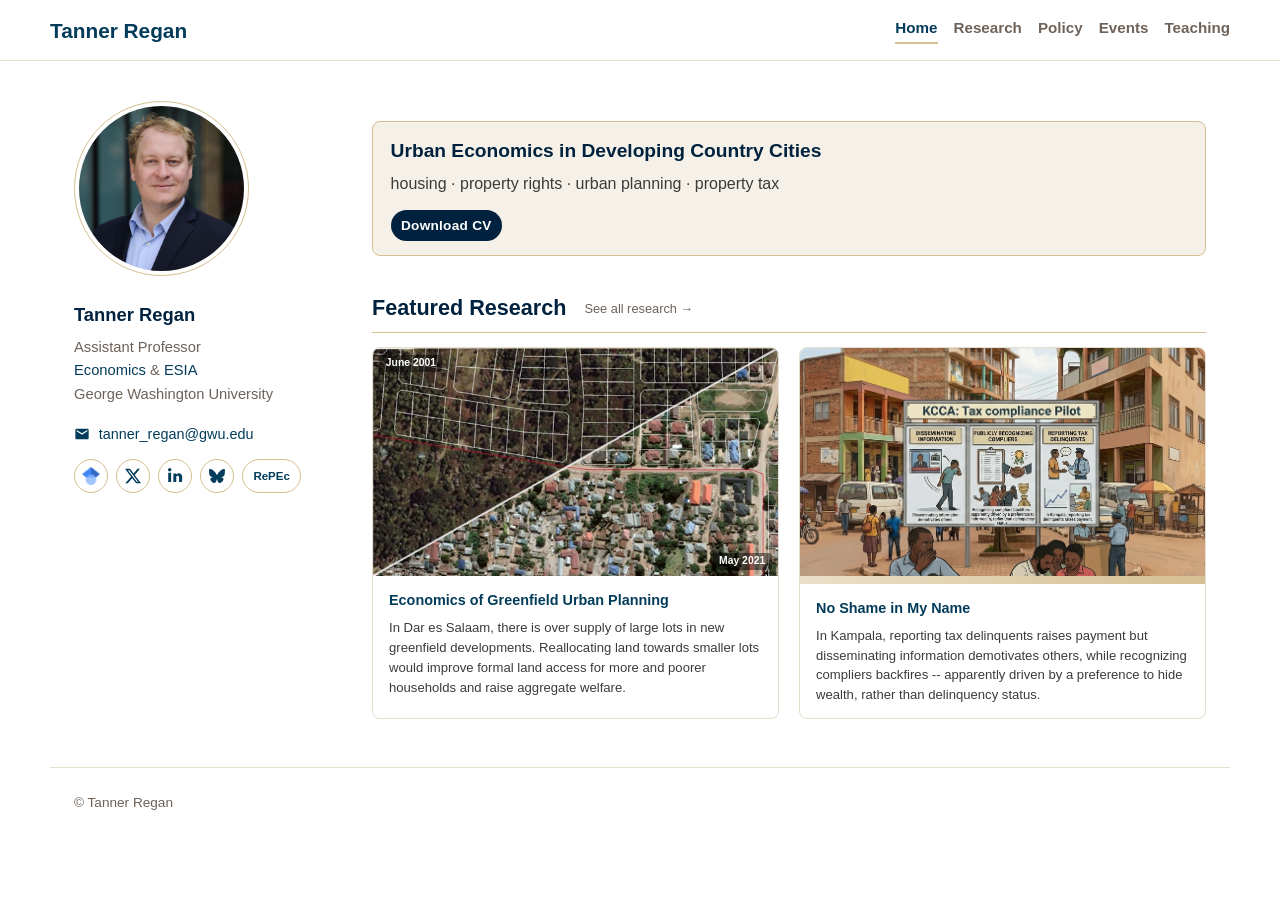
<file: index.html>
<!DOCTYPE html>
<html lang="en">
<head>
  <meta charset="UTF-8">
  <meta name="viewport" content="width=device-width, initial-scale=1.0">
  <title>Tanner Regan</title>
  <link rel="icon" type="image/png" href="assets/images/city.png">
  <link rel="stylesheet" href="assets/css/style.css?v=2">
</head>
<body class="home">
  <div class="masthead">
    <div class="masthead__inner-wrap">
      <a class="site-title" href="index.html">Tanner Regan</a>
      <nav class="site-nav">
        <a href="index.html" class="active">Home</a>

        <a href="research.html">Research</a>
        <a href="policy.html">Policy</a>
        <a href="events.html">Events</a>
        <a href="teaching.html">Teaching</a>
      </nav>
    </div>
  </div>

  <div class="page-wrap">
    <aside class="sidebar">
      <div class="author__avatar">
        <img src="assets/images/HStanner.jpg" alt="Tanner Regan">
      </div>
      <div class="author__content">
        <h3 class="author__name">Tanner Regan</h3>
        <p class="author__bio">
          Assistant Professor<br>
          <a href="https://economics.columbian.gwu.edu/">Economics</a> &amp; <a href="https://elliott.gwu.edu/">ESIA</a><br>
          George Washington University
        </p>
        <ul class="author__urls">
          <li>
            <svg viewBox="0 0 24 24" aria-hidden="true"><path d="M20 4H4C2.9 4 2 4.9 2 6v12c0 1.1.9 2 2 2h16c1.1 0 2-.9 2-2V6c0-1.1-.9-2-2-2Zm0 4-8 5-8-5V6l8 5 8-5v2Z"></path></svg>
            <a href="mailto:tanner_regan@gwu.edu">tanner_regan@gwu.edu</a>
          </li>
        </ul>
        <div class="author__social">
          <a href="https://scholar.google.com/citations?user=ea6nLNgAAAAJ&hl=en" aria-label="Google Scholar" target="_blank" rel="noopener">
            <img src="assets/images/gscholar.png" alt="Google Scholar" style="width:18px;height:18px;object-fit:contain;">
          </a>
          <a href="https://x.com/tannerwdregan" aria-label="X (Twitter)" target="_blank" rel="noopener">
            <svg viewBox="0 0 24 24" aria-hidden="true"><path d="M18.901 1.153h3.68l-8.04 9.19L24 22.846h-7.406l-5.8-7.584-6.638 7.584H.474l8.6-9.83L0 1.154h7.594l5.243 6.932ZM17.61 20.644h2.039L6.486 3.24H4.298Z"></path></svg>
          </a>
          <a href="https://www.linkedin.com/in/tanner-regan-843143a1/" aria-label="LinkedIn" target="_blank" rel="noopener">
            <svg viewBox="0 0 448 512" aria-hidden="true"><path d="M100.28 448H7.4V148.9h92.88zm-46.44-339.5C24.06 108.5 0 84.31 0 54.59A54.59 54.59 0 0 1 54.59 0a54.59 54.59 0 0 1 54.59 54.59c0 29.72-24.06 53.91-53.84 53.91zM447.9 448h-92.68V302.4c0-34.7-12.42-58.4-43.46-58.4-23.7 0-37.8 15.9-44 31.3-2.27 5.5-2.83 13.2-2.83 21v151.7h-92.7s1.21-246.4 0-271.9h92.7v38.5c12.3-19 34.4-46.1 83.7-46.1 61.1 0 106.9 39.9 106.9 125.6z"></path></svg>
          </a>
          <a href="https://bsky.app/profile/tannerwdregan.bsky.social" aria-label="Bluesky" target="_blank" rel="noopener">
            <svg viewBox="0 0 24 24" aria-hidden="true"><path d="M12 10.8c-1.087-2.114-4.046-6.053-6.798-7.995C2.566.944 1.561 1.266.902 1.565.139 1.908 0 3.08 0 3.768c0 .69.378 5.65.624 6.479.815 2.736 3.713 3.66 6.383 3.364-3.912.58-7.387 2.005-2.83 7.078 5.013 5.19 6.87-1.113 7.823-4.308.953 3.195 2.05 9.271 7.733 4.308 4.267-4.308 1.172-6.498-2.74-7.078 2.67.297 5.568-.628 6.383-3.364.246-.828.624-5.79.624-6.478 0-.69-.139-1.861-.902-2.206-.659-.298-1.664-.62-4.3 1.24C16.046 4.748 13.087 8.687 12 10.8Z"></path></svg>
          </a>
          <a class="author__social-text" href="https://ideas.repec.org/f/pre602.html" aria-label="IDEAS / RePEc" target="_blank" rel="noopener">RePEc</a>
        </div>
      </div>
    </aside>

    <main class="page__content">
      <div class="research-interests">
        <div class="research-interests__fields">Urban Economics in Developing Country Cities</div>
        <div class="research-interests__topics">
          housing · property rights · urban planning · property tax
        </div>
        <a href="CV/Tanner_Regan_CV.pdf" class="cv-download-btn" target="_blank" rel="noopener">Download CV</a>
      </div>

      <h2>Featured Research <a href="research.html" class="section-link">See all research &rarr;</a></h2>
      <div class="project-grid">
        <a class="project-card" href="papers/Henderson_etal_unp2025.pdf" target="_blank" rel="noopener">
          <div class="project-card__image project-card__image--split">
            <img class="split-img split-img--tl" src="assets/images/example_20k_boundary_tuangoma2001.png" alt="Tuangoma 2001">
            <img class="split-img split-img--br" src="assets/images/example_20k_boundary_tuangoma2021.png" alt="Tuangoma 2021">
            <svg class="split-line" viewBox="0 0 100 100" preserveAspectRatio="none" aria-hidden="true">
              <line x1="100" y1="0" x2="0" y2="100" stroke="rgba(255,255,255,0.75)" stroke-width="2" vector-effect="non-scaling-stroke"/>
            </svg>
            <span class="split-label split-label--tl">June 2001</span>
            <span class="split-label split-label--br">May 2021</span>
          </div>
          <div class="project-card__body">
            <h3>Economics of Greenfield Urban Planning</h3>
            <p class="project-blurb">In Dar es Salaam, there is over supply of large lots in new greenfield developments. Reallocating land towards smaller lots would improve formal land access for more and poorer households and raise aggregate welfare. </p>
          </div>
        </a>
        <a class="project-card" href="papers/Manwaring_Regan_unp2026.pdf" target="_blank" rel="noopener">
          <div class="project-card__image">
            <img src="assets/images/NoShameAIdrawing.png" alt="No Shame in My Name" style="width:100%;height:100%;object-fit:cover;">
          </div>
          <div class="project-card__body">
            <h3>No Shame in My Name</h3>
            <p class="project-blurb">In Kampala, reporting tax delinquents raises payment but disseminating information demotivates others, while recognizing compliers backfires -- apparently driven by a preference to hide wealth, rather than delinquency status.

  </p>
          </div>
        </a>
      </div>
    </main>
  </div>

  <footer class="page__footer">
    &copy; Tanner Regan
  </footer>
</body>
</html>
</file>
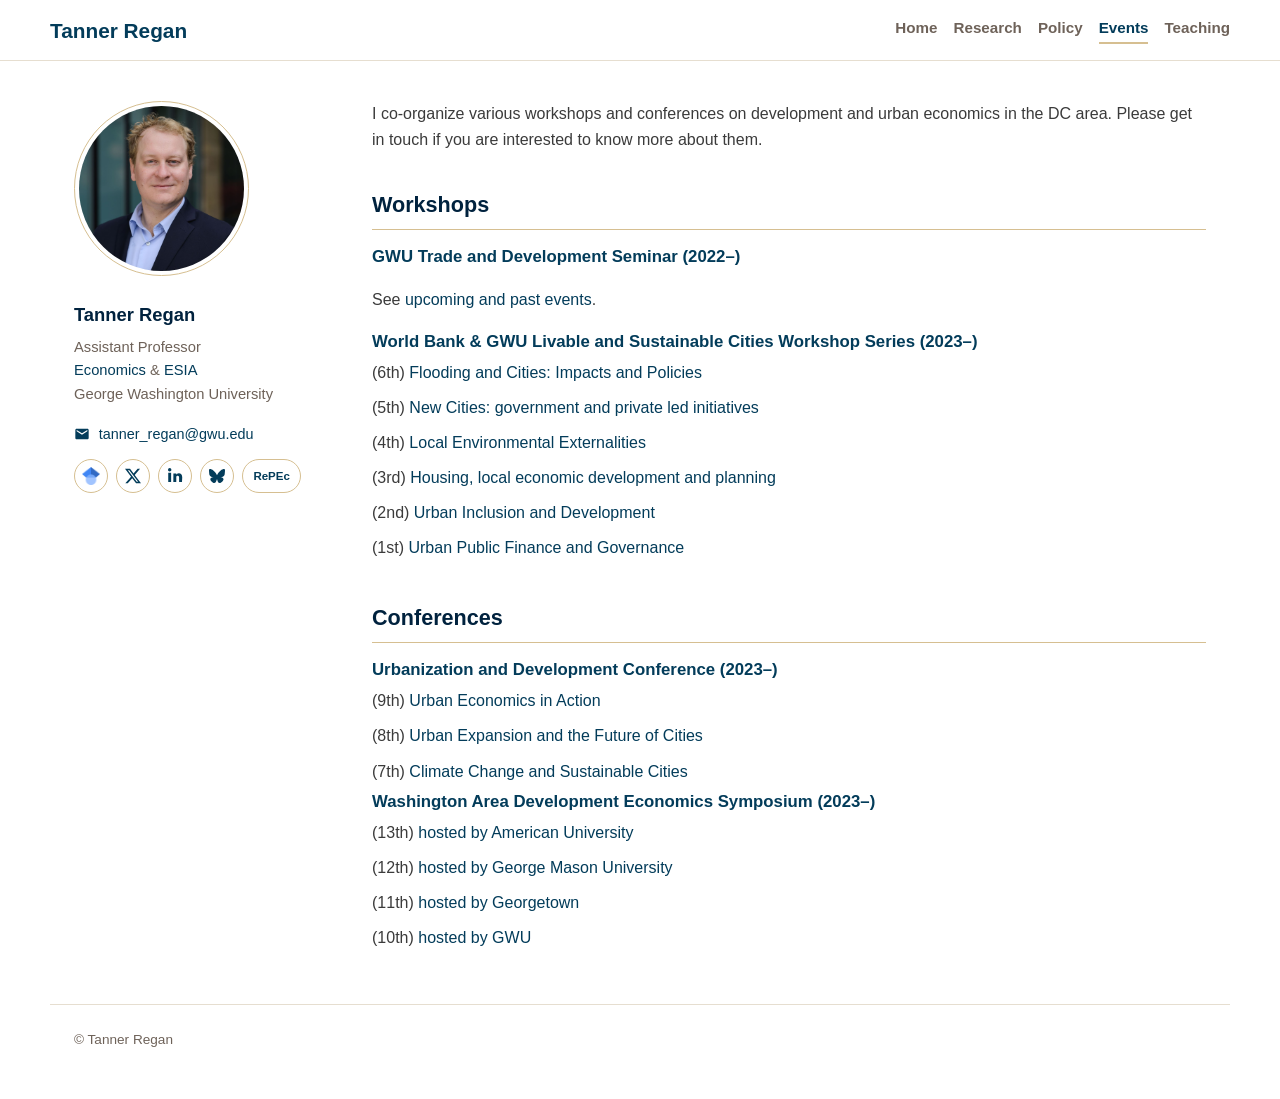
<file: events.html>
<!DOCTYPE html>
<html lang="en">
<head>
  <meta charset="UTF-8">
  <meta name="viewport" content="width=device-width, initial-scale=1.0">
  <title>Events - Tanner Regan</title>
  <link rel="icon" type="image/png" href="assets/images/city.png">
  <link rel="stylesheet" href="assets/css/style.css?v=2">
</head>
<body class="events">
  <div class="masthead">
    <div class="masthead__inner-wrap">
      <a class="site-title" href="index.html">Tanner Regan</a>
      <nav class="site-nav">
        <a href="index.html">Home</a>

        <a href="research.html">Research</a>
        <a href="policy.html">Policy</a>
        <a href="events.html" class="active">Events</a>
        <a href="teaching.html">Teaching</a>
      </nav>
    </div>
  </div>

  <div class="page-wrap">
    <aside class="sidebar">
      <div class="author__avatar">
        <img src="assets/images/HStanner.jpg" alt="Tanner Regan">
      </div>
      <div class="author__content">
        <h3 class="author__name">Tanner Regan</h3>
        <p class="author__bio">
          Assistant Professor<br>
          <a href="https://economics.columbian.gwu.edu/">Economics</a> &amp; <a href="https://elliott.gwu.edu/">ESIA</a><br>
          George Washington University
        </p>
        <ul class="author__urls">
          <li>
            <svg viewBox="0 0 24 24" aria-hidden="true"><path d="M20 4H4C2.9 4 2 4.9 2 6v12c0 1.1.9 2 2 2h16c1.1 0 2-.9 2-2V6c0-1.1-.9-2-2-2Zm0 4-8 5-8-5V6l8 5 8-5v2Z"></path></svg>
            <a href="mailto:tanner_regan@gwu.edu">tanner_regan@gwu.edu</a>
          </li>
        </ul>
        <div class="author__social">
          <a href="https://scholar.google.com/citations?user=ea6nLNgAAAAJ&hl=en" aria-label="Google Scholar" target="_blank" rel="noopener">
            <img src="assets/images/gscholar.png" alt="Google Scholar" style="width:18px;height:18px;object-fit:contain;">
          </a>
          <a href="https://x.com/home" aria-label="X (Twitter)" target="_blank" rel="noopener">
            <svg viewBox="0 0 24 24" aria-hidden="true"><path d="M18.901 1.153h3.68l-8.04 9.19L24 22.846h-7.406l-5.8-7.584-6.638 7.584H.474l8.6-9.83L0 1.154h7.594l5.243 6.932ZM17.61 20.644h2.039L6.486 3.24H4.298Z"></path></svg>
          </a>
          <a href="https://www.linkedin.com/in/tanner-regan-843143a1/" aria-label="LinkedIn" target="_blank" rel="noopener">
            <svg viewBox="0 0 448 512" aria-hidden="true"><path d="M100.28 448H7.4V148.9h92.88zm-46.44-339.5C24.06 108.5 0 84.31 0 54.59A54.59 54.59 0 0 1 54.59 0a54.59 54.59 0 0 1 54.59 54.59c0 29.72-24.06 53.91-53.84 53.91zM447.9 448h-92.68V302.4c0-34.7-12.42-58.4-43.46-58.4-23.7 0-37.8 15.9-44 31.3-2.27 5.5-2.83 13.2-2.83 21v151.7h-92.7s1.21-246.4 0-271.9h92.7v38.5c12.3-19 34.4-46.1 83.7-46.1 61.1 0 106.9 39.9 106.9 125.6z"></path></svg>
          </a>
          <a href="https://bsky.app/profile/tannerwdregan.bsky.social" aria-label="Bluesky" target="_blank" rel="noopener">
            <svg viewBox="0 0 24 24" aria-hidden="true"><path d="M12 10.8c-1.087-2.114-4.046-6.053-6.798-7.995C2.566.944 1.561 1.266.902 1.565.139 1.908 0 3.08 0 3.768c0 .69.378 5.65.624 6.479.815 2.736 3.713 3.66 6.383 3.364-3.912.58-7.387 2.005-2.83 7.078 5.013 5.19 6.87-1.113 7.823-4.308.953 3.195 2.05 9.271 7.733 4.308 4.267-4.308 1.172-6.498-2.74-7.078 2.67.297 5.568-.628 6.383-3.364.246-.828.624-5.79.624-6.478 0-.69-.139-1.861-.902-2.206-.659-.298-1.664-.62-4.3 1.24C16.046 4.748 13.087 8.687 12 10.8Z"></path></svg>
          </a>
          <a class="author__social-text" href="https://ideas.repec.org/f/pre602.html" aria-label="IDEAS / RePEc" target="_blank" rel="noopener">RePEc</a>
        </div>
      </div>
    </aside>

    <main class="page__content">
      <p>
        I co-organize various workshops and conferences on development and urban economics
        in the DC area. Please get in touch if you are interested to know more about them.
      </p>

      <h2>Workshops</h2>

      <h3>GWU Trade and Development Seminar (2022&ndash;)</h3>
      <p>
        See <a href="https://economics.columbian.gwu.edu/news-events">upcoming and past events</a>.
      </p>

      <h3>World Bank &amp; GWU Livable and Sustainable Cities Workshop Series (2023&ndash;)</h3>
      <ul class="event-list">
        <li>(6th) <a href="events/WBGWU6.pdf" target="_blank" rel="noopener">Flooding and Cities: Impacts and Policies</a></li>
        <li>(5th) <a href="events/WBGWU5.pdf" target="_blank" rel="noopener">New Cities: government and private led initiatives</a></li>
        <li>(4th) <a href="events/WBGWU4.pdf" target="_blank" rel="noopener">Local Environmental Externalities</a></li>
        <li>(3rd) <a href="events/WBGWU3.pdf" target="_blank" rel="noopener">Housing, local economic development and planning</a></li>
        <li>(2nd) <a href="events/WBGWU2.pdf" target="_blank" rel="noopener">Urban Inclusion and Development</a></li>
        <li>(1st) <a href="events/WBGWU1.pdf" target="_blank" rel="noopener">Urban Public Finance and Governance</a></li>
      </ul>

      <h2>Conferences</h2>

      <h3>Urbanization and Development Conference (2023&ndash;)</h3>
      <ul class="event-list">
        <li>(9th) <a href="https://www.worldbank.org/en/events/2025/06/11/9th-urbanization-and-development-conference">Urban Economics in Action</a></li>
        <li>(8th) <a href="https://www.worldbank.org/en/events/2024/03/07/8th-urbanization-and-poverty-reduction-research-conference">Urban Expansion and the Future of Cities</a></li>
        <li>(7th) <a href="https://www.worldbank.org/en/events/2023/01/30/7th-urbanization-and-poverty-reduction-research-conference">Climate Change and Sustainable Cities</a></li>
      </ul>

      <h3>Washington Area Development Economics Symposium (2023&ndash;)</h3>
      <ul class="event-list">
        <li>(13th) <a href="events/WADES_2026_Program_AU.pdf" target="_blank" rel="noopener">hosted by American University</a></li>
        <li>(12th) <a href="events/WADES2025.pdf" target="_blank" rel="noopener">hosted by George Mason University</a></li>
        <li>(11th) <a href="events/WADES2024.pdf" target="_blank" rel="noopener">hosted by Georgetown</a></li>
        <li>(10th) <a href="events/WADES2023.pdf" target="_blank" rel="noopener">hosted by GWU</a></li>
      </ul>
    </main>
  </div>

  <footer class="page__footer">
    &copy; Tanner Regan
  </footer>
</body>
</html>
</file>
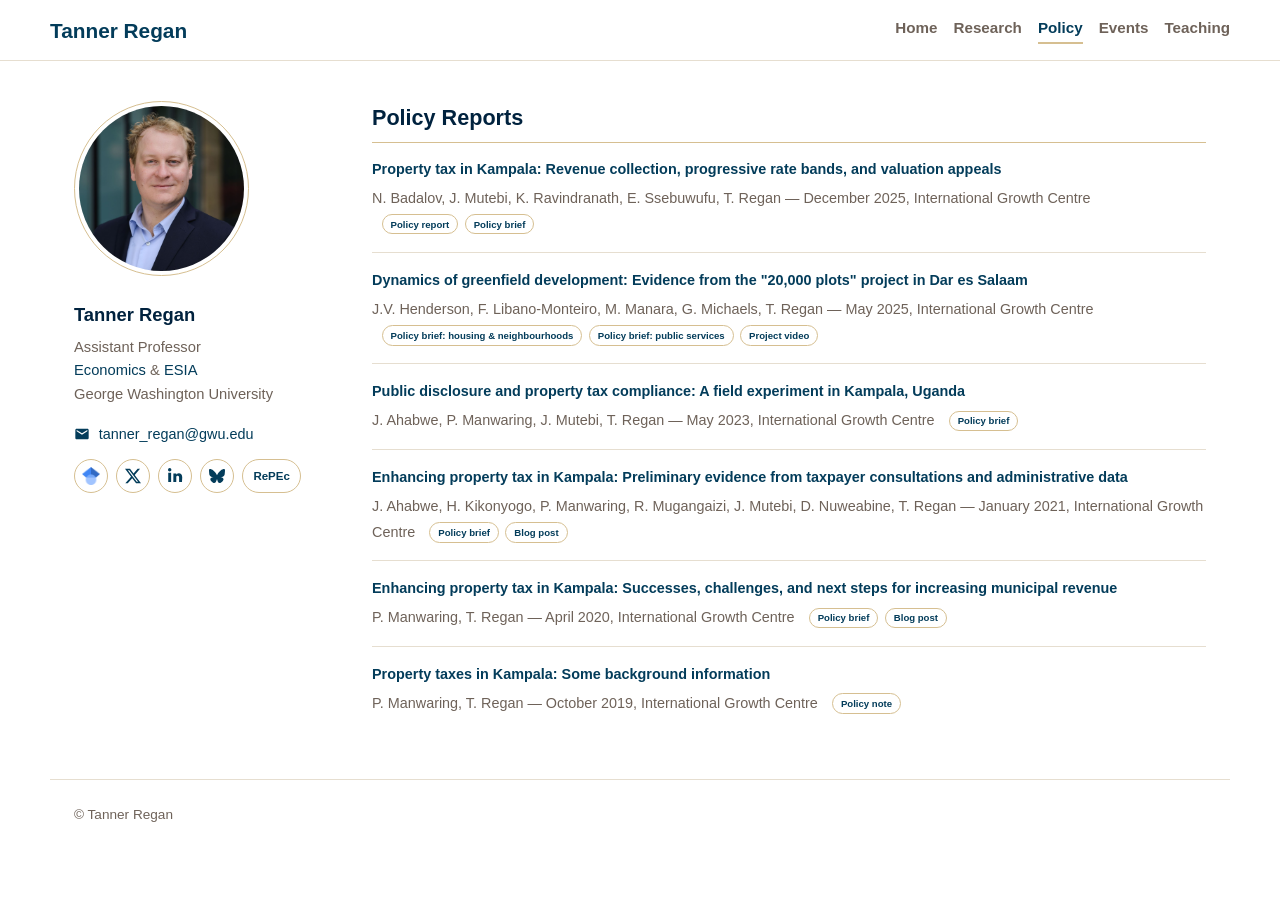
<file: policy.html>
<!DOCTYPE html>
<html lang="en">
<head>
  <meta charset="UTF-8">
  <meta name="viewport" content="width=device-width, initial-scale=1.0">
  <title>Policy - Tanner Regan</title>
  <link rel="icon" type="image/png" href="assets/images/city.png">
  <link rel="stylesheet" href="assets/css/style.css?v=2">
</head>
<body>
  <div class="masthead">
    <div class="masthead__inner-wrap">
      <a class="site-title" href="index.html">Tanner Regan</a>
      <nav class="site-nav">
        <a href="index.html">Home</a>

        <a href="research.html">Research</a>
        <a href="policy.html" class="active">Policy</a>
        <a href="events.html">Events</a>
        <a href="teaching.html">Teaching</a>
      </nav>
    </div>
  </div>

  <div class="page-wrap">
    <aside class="sidebar">
      <div class="author__avatar">
        <img src="assets/images/HStanner.jpg" alt="Tanner Regan">
      </div>
      <div class="author__content">
        <h3 class="author__name">Tanner Regan</h3>
        <p class="author__bio">
          Assistant Professor<br>
          <a href="https://economics.columbian.gwu.edu/">Economics</a> &amp; <a href="https://elliott.gwu.edu/">ESIA</a><br>
          George Washington University
        </p>
        <ul class="author__urls">
          <li>
            <svg viewBox="0 0 24 24" aria-hidden="true"><path d="M20 4H4C2.9 4 2 4.9 2 6v12c0 1.1.9 2 2 2h16c1.1 0 2-.9 2-2V6c0-1.1-.9-2-2-2Zm0 4-8 5-8-5V6l8 5 8-5v2Z"></path></svg>
            <a href="mailto:tanner_regan@gwu.edu">tanner_regan@gwu.edu</a>
          </li>
        </ul>
        <div class="author__social">
          <a href="https://scholar.google.com/citations?user=ea6nLNgAAAAJ&hl=en" aria-label="Google Scholar" target="_blank" rel="noopener">
            <img src="assets/images/gscholar.png" alt="Google Scholar" style="width:18px;height:18px;object-fit:contain;">
          </a>
          <a href="https://x.com/home" aria-label="X (Twitter)" target="_blank" rel="noopener">
            <svg viewBox="0 0 24 24" aria-hidden="true"><path d="M18.901 1.153h3.68l-8.04 9.19L24 22.846h-7.406l-5.8-7.584-6.638 7.584H.474l8.6-9.83L0 1.154h7.594l5.243 6.932ZM17.61 20.644h2.039L6.486 3.24H4.298Z"></path></svg>
          </a>
          <a href="https://www.linkedin.com/in/tanner-regan-843143a1/" aria-label="LinkedIn" target="_blank" rel="noopener">
            <svg viewBox="0 0 448 512" aria-hidden="true"><path d="M100.28 448H7.4V148.9h92.88zm-46.44-339.5C24.06 108.5 0 84.31 0 54.59A54.59 54.59 0 0 1 54.59 0a54.59 54.59 0 0 1 54.59 54.59c0 29.72-24.06 53.91-53.84 53.91zM447.9 448h-92.68V302.4c0-34.7-12.42-58.4-43.46-58.4-23.7 0-37.8 15.9-44 31.3-2.27 5.5-2.83 13.2-2.83 21v151.7h-92.7s1.21-246.4 0-271.9h92.7v38.5c12.3-19 34.4-46.1 83.7-46.1 61.1 0 106.9 39.9 106.9 125.6z"></path></svg>
          </a>
          <a href="https://bsky.app/profile/tannerwdregan.bsky.social" aria-label="Bluesky" target="_blank" rel="noopener">
            <svg viewBox="0 0 24 24" aria-hidden="true"><path d="M12 10.8c-1.087-2.114-4.046-6.053-6.798-7.995C2.566.944 1.561 1.266.902 1.565.139 1.908 0 3.08 0 3.768c0 .69.378 5.65.624 6.479.815 2.736 3.713 3.66 6.383 3.364-3.912.58-7.387 2.005-2.83 7.078 5.013 5.19 6.87-1.113 7.823-4.308.953 3.195 2.05 9.271 7.733 4.308 4.267-4.308 1.172-6.498-2.74-7.078 2.67.297 5.568-.628 6.383-3.364.246-.828.624-5.79.624-6.478 0-.69-.139-1.861-.902-2.206-.659-.298-1.664-.62-4.3 1.24C16.046 4.748 13.087 8.687 12 10.8Z"></path></svg>
          </a>
          <a class="author__social-text" href="https://ideas.repec.org/f/pre602.html" aria-label="IDEAS / RePEc" target="_blank" rel="noopener">RePEc</a>
        </div>
      </div>
    </aside>

    <main class="page__content">
      <h2>Policy Reports</h2>
      <ul class="pub-list">
        <li>
          <h3>Property tax in Kampala: Revenue collection, progressive rate bands, and valuation appeals</h3>
          <div class="pub-meta">N. Badalov, J. Mutebi, K. Ravindranath, E. Ssebuwufu, T. Regan &mdash; December 2025, International Growth Centre</div>
          <div class="pub-links">
            <a href="https://www.theigc.org/sites/default/files/2025-12/Property%20tax%20in%20Kampala.pdf" target="_blank" rel="noopener">Policy report</a>
            <a href="https://www.theigc.org/sites/default/files/2025-12/Property-rate-bands-state-of-property-tax.pdf" target="_blank" rel="noopener">Policy brief</a>
          </div>
        </li>
        <li>
          <h3>Dynamics of greenfield development: Evidence from the "20,000 plots" project in Dar es Salaam</h3>
          <div class="pub-meta">J.V. Henderson, F. Libano-Monteiro, M. Manara, G. Michaels, T. Regan &mdash; May 2025, International Growth Centre</div>
          <div class="pub-links">
            <a href="https://www.theigc.org/sites/default/files/2025-05/Henderson-et-al-Policy-Brief-May-2025-housing-and-neighbourhoods.pdf" target="_blank" rel="noopener">Policy brief: housing &amp; neighbourhoods</a>
            <a href="https://www.theigc.org/sites/default/files/2025-08/Henderson-et-al-Policy-Brief-May-2025-public-goods-and-services.pdf" target="_blank" rel="noopener">Policy brief: public services</a>
            <a href="https://www.youtube.com/watch?v=ngF0-FqzKQA">Project video</a>
          </div>
        </li>
        <li>
          <h3>Public disclosure and property tax compliance: A field experiment in Kampala, Uganda</h3>
          <div class="pub-meta">J. Ahabwe, P. Manwaring, J. Mutebi, T. Regan &mdash; May 2023, International Growth Centre</div>
          <div class="pub-links">
            <a href="https://www.theigc.org/sites/default/files/2023-06/Ahabwe-et-al-Policy-Brief-May-2023.pdf" target="_blank" rel="noopener">Policy brief</a>
          </div>
        </li>
        <li>
          <h3>Enhancing property tax in Kampala: Preliminary evidence from taxpayer consultations and administrative data</h3>
          <div class="pub-meta">J. Ahabwe, H. Kikonyogo, P. Manwaring, R. Mugangaizi, J. Mutebi, D. Nuweabine, T. Regan &mdash; January 2021, International Growth Centre</div>
          <div class="pub-links">
            <a href="https://www.theigc.org/wp-content/uploads/2021/01/Ahabwe-et-al-2021-Policy-brief.pdf" target="_blank" rel="noopener">Policy brief</a>
            <a href="https://www.theigc.org/blog/the-compliance-challenge-raising-property-tax-revenues-in-kampala/">Blog post</a>
          </div>
        </li>
        <li>
          <h3>Enhancing property tax in Kampala: Successes, challenges, and next steps for increasing municipal revenue</h3>
          <div class="pub-meta">P. Manwaring, T. Regan &mdash; April 2020, International Growth Centre</div>
          <div class="pub-links">
            <a href="https://www.theigc.org/wp-content/uploads/2020/08/Manwaring-and-Regan-policy-brief-2020.pdf" target="_blank" rel="noopener">Policy brief</a>
            <a href="https://www.theigc.org/blog/technology-and-property-tax-raising-city-revenue-in-kampala/">Blog post</a>
          </div>
        </li>
        <li>
          <h3>Property taxes in Kampala: Some background information</h3>
          <div class="pub-meta">P. Manwaring, T. Regan &mdash; October 2019, International Growth Centre</div>
          <div class="pub-links">
            <a href="https://www.theigc.org/wp-content/uploads/2020/03/Manwaring-and-Regan-2019-policy-note-1.pdf" target="_blank" rel="noopener">Policy note</a>
          </div>
        </li>
      </ul>
    </main>
  </div>

  <footer class="page__footer">
    &copy; Tanner Regan
  </footer>
</body>
</html>
</file>
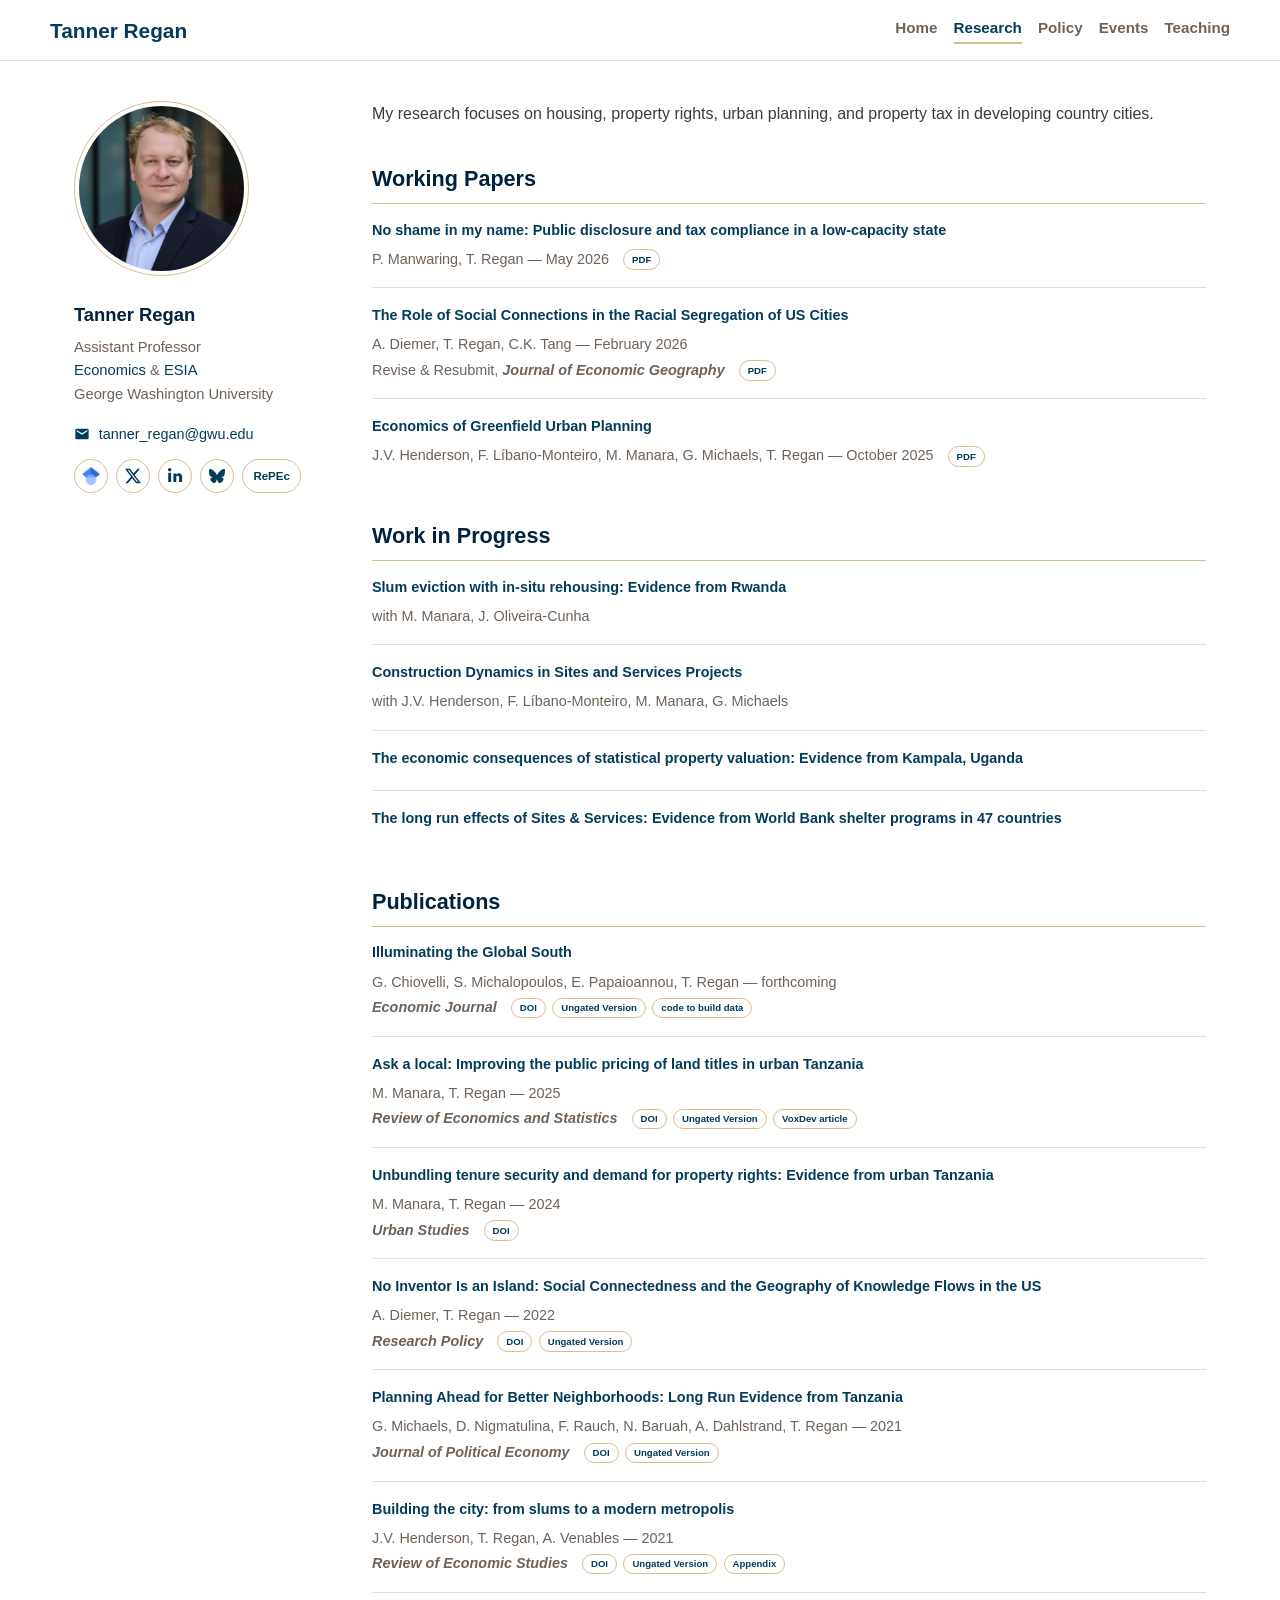
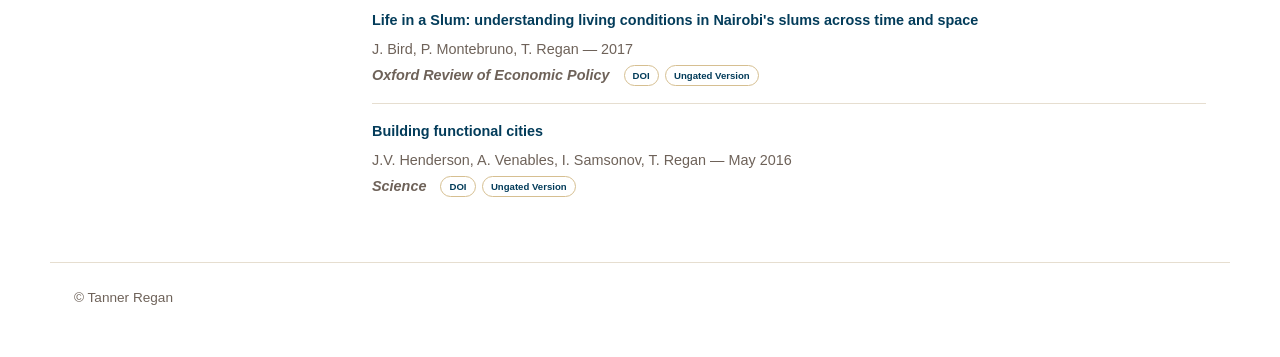
<file: research.html>
<!DOCTYPE html>
<html lang="en">
<head>
  <meta charset="UTF-8">
  <meta name="viewport" content="width=device-width, initial-scale=1.0">
  <title>Research - Tanner Regan</title>
  <link rel="icon" type="image/png" href="assets/images/city.png">
  <link rel="stylesheet" href="assets/css/style.css?v=2">
</head>
<body>
  <div class="masthead">
    <div class="masthead__inner-wrap">
      <a class="site-title" href="index.html">Tanner Regan</a>
      <nav class="site-nav">
        <a href="index.html">Home</a>

        <a href="research.html" class="active">Research</a>
        <a href="policy.html">Policy</a>
        <a href="events.html">Events</a>
        <a href="teaching.html">Teaching</a>
      </nav>
    </div>
  </div>

  <div class="page-wrap">
    <aside class="sidebar">
      <div class="author__avatar">
        <img src="assets/images/HStanner.jpg" alt="Tanner Regan">
      </div>
      <div class="author__content">
        <h3 class="author__name">Tanner Regan</h3>
        <p class="author__bio">
          Assistant Professor<br>
          <a href="https://economics.columbian.gwu.edu/">Economics</a> &amp; <a href="https://elliott.gwu.edu/">ESIA</a><br>
          George Washington University
        </p>
        <ul class="author__urls">
          <li>
            <svg viewBox="0 0 24 24" aria-hidden="true"><path d="M20 4H4C2.9 4 2 4.9 2 6v12c0 1.1.9 2 2 2h16c1.1 0 2-.9 2-2V6c0-1.1-.9-2-2-2Zm0 4-8 5-8-5V6l8 5 8-5v2Z"></path></svg>
            <a href="mailto:tanner_regan@gwu.edu">tanner_regan@gwu.edu</a>
          </li>
        </ul>
        <div class="author__social">
          <a href="https://scholar.google.com/citations?user=ea6nLNgAAAAJ&hl=en" aria-label="Google Scholar" target="_blank" rel="noopener">
            <img src="assets/images/gscholar.png" alt="Google Scholar" style="width:18px;height:18px;object-fit:contain;">
          </a>
          <a href="https://x.com/home" aria-label="X (Twitter)" target="_blank" rel="noopener">
            <svg viewBox="0 0 24 24" aria-hidden="true"><path d="M18.901 1.153h3.68l-8.04 9.19L24 22.846h-7.406l-5.8-7.584-6.638 7.584H.474l8.6-9.83L0 1.154h7.594l5.243 6.932ZM17.61 20.644h2.039L6.486 3.24H4.298Z"></path></svg>
          </a>
          <a href="https://www.linkedin.com/in/tanner-regan-843143a1/" aria-label="LinkedIn" target="_blank" rel="noopener">
            <svg viewBox="0 0 448 512" aria-hidden="true"><path d="M100.28 448H7.4V148.9h92.88zm-46.44-339.5C24.06 108.5 0 84.31 0 54.59A54.59 54.59 0 0 1 54.59 0a54.59 54.59 0 0 1 54.59 54.59c0 29.72-24.06 53.91-53.84 53.91zM447.9 448h-92.68V302.4c0-34.7-12.42-58.4-43.46-58.4-23.7 0-37.8 15.9-44 31.3-2.27 5.5-2.83 13.2-2.83 21v151.7h-92.7s1.21-246.4 0-271.9h92.7v38.5c12.3-19 34.4-46.1 83.7-46.1 61.1 0 106.9 39.9 106.9 125.6z"></path></svg>
          </a>
          <a href="https://bsky.app/profile/tannerwdregan.bsky.social" aria-label="Bluesky" target="_blank" rel="noopener">
            <svg viewBox="0 0 24 24" aria-hidden="true"><path d="M12 10.8c-1.087-2.114-4.046-6.053-6.798-7.995C2.566.944 1.561 1.266.902 1.565.139 1.908 0 3.08 0 3.768c0 .69.378 5.65.624 6.479.815 2.736 3.713 3.66 6.383 3.364-3.912.58-7.387 2.005-2.83 7.078 5.013 5.19 6.87-1.113 7.823-4.308.953 3.195 2.05 9.271 7.733 4.308 4.267-4.308 1.172-6.498-2.74-7.078 2.67.297 5.568-.628 6.383-3.364.246-.828.624-5.79.624-6.478 0-.69-.139-1.861-.902-2.206-.659-.298-1.664-.62-4.3 1.24C16.046 4.748 13.087 8.687 12 10.8Z"></path></svg>
          </a>
          <a class="author__social-text" href="https://ideas.repec.org/f/pre602.html" aria-label="IDEAS / RePEc" target="_blank" rel="noopener">RePEc</a>
        </div>
      </div>
    </aside>

    <main class="page__content">

      <p>
      My research focuses on housing, property rights, urban planning, and property tax in developing country cities.
      </p>
      <h2>Working Papers</h2>
      <ul class="pub-list">
        <li>
          <h3>No shame in my name: Public disclosure and tax compliance in a low-capacity state</h3>
          <div class="pub-meta">P. Manwaring, T. Regan &mdash; May 2026</div>
          <div class="pub-links">
            <a href="papers/Manwaring_Regan_unp2026.pdf" target="_blank" rel="noopener">PDF</a>
          </div>
        </li>
        <li>
          <h3>The Role of Social Connections in the Racial Segregation of US Cities</h3>
          <div class="pub-meta">A. Diemer, T. Regan, C.K. Tang &mdash; February 2026<br>Revise &amp; Resubmit, <em>Journal of Economic Geography</em></div>
          <div class="pub-links">
            <a href="papers/Diemer_Regan_Tang_unp2026.pdf" target="_blank" rel="noopener">PDF</a>
          </div>
        </li>
        <li>
          <h3>Economics of Greenfield Urban Planning</h3>
          <div class="pub-meta">J.V. Henderson, F. L&iacute;bano-Monteiro, M. Manara, G. Michaels, T. Regan &mdash; October 2025</div>
          <div class="pub-links">
            <a href="papers/Henderson_etal_unp2025.pdf" target="_blank" rel="noopener">PDF</a>
          </div>
        </li>
      </ul>

      <h2>Work in Progress</h2>
      <ul class="pub-list">
        <li>
          <h3>Slum eviction with in-situ rehousing: Evidence from Rwanda</h3>
          <div class="pub-meta">with M. Manara, J. Oliveira-Cunha</div>
        </li>
        <li>
          <h3>Construction Dynamics in Sites and Services Projects</h3>
          <div class="pub-meta">with J.V. Henderson, F. L&iacute;bano-Monteiro, M. Manara, G. Michaels</div>
        </li>
        <li>
          <h3>The economic consequences of statistical property valuation: Evidence from Kampala, Uganda</h3>
          <div class="pub-meta"></div>
        </li>
        <li>
          <h3>The long run effects of Sites &amp; Services: Evidence from World Bank shelter programs in 47 countries</h3>
          <div class="pub-meta"></div>
        </li>
      </ul>

      <h2>Publications</h2>
      <ul class="pub-list">
        <li>
          <h3>Illuminating the Global South</h3>
          <div class="pub-meta">G. Chiovelli, S. Michalopoulos, E. Papaioannou, T. Regan &mdash; forthcoming<br><em>Economic Journal</em></div>
          <div class="pub-links">
            <a href="https://doi.org/10.1093/ej/ueaf134">DOI</a>
            <a href="papers/IlluminatingGS_Chiovelli_etal_unp2025.pdf" target="_blank" rel="noopener">Ungated Version</a>
            <a href="https://github.com/tannerregan/world_nightlights">code to build data</a>
          </div>
        </li>
        <li>
          <h3>Ask a local: Improving the public pricing of land titles in urban Tanzania</h3>
          <div class="pub-meta">M. Manara, T. Regan &mdash; 2025<br><em>Review of Economics and Statistics</em></div>
          <div class="pub-links">
            <a href="https://doi.org/10.1162/rest_a_01247">DOI</a>
            <a href="papers/Manara_Regan_unp2022.pdf" target="_blank" rel="noopener">Ungated Version</a>
            <a href="https://voxdev.org/topic/public-economics/can-community-information-raise-state-capacity-provide-property-titles">VoxDev article</a>
          </div>
        </li>
        <li>
          <h3>Unbundling tenure security and demand for property rights: Evidence from urban Tanzania</h3>
          <div class="pub-meta">M. Manara, T. Regan &mdash; 2024<br><em>Urban Studies</em></div>
          <div class="pub-links">
            <a href="https://journals.sagepub.com/doi/10.1177/00420980241235157">DOI</a>
          </div>
        </li>
        <li>
          <h3>No Inventor Is an Island: Social Connectedness and the Geography of Knowledge Flows in the US</h3>
          <div class="pub-meta">A. Diemer, T. Regan &mdash; 2022<br><em>Research Policy</em></div>
          <div class="pub-links">
            <a href="https://www.sciencedirect.com/science/article/pii/S0048733321002110">DOI</a>
            <a href="papers/Diemer_Regan_unp2021.pdf" target="_blank" rel="noopener">Ungated Version</a>
          </div>
        </li>
        <li>
          <h3>Planning Ahead for Better Neighborhoods: Long Run Evidence from Tanzania</h3>
          <div class="pub-meta">G. Michaels, D. Nigmatulina, F. Rauch, N. Baruah, A. Dahlstrand, T. Regan &mdash; 2021<br><em>Journal of Political Economy</em></div>
          <div class="pub-links">
            <a href="https://www.journals.uchicago.edu/doi/10.1086/714119">DOI</a>
            <a href="papers/Michaels_etal_unp2020.pdf" target="_blank" rel="noopener">Ungated Version</a>
          </div>
        </li>
        <li>
          <h3>Building the city: from slums to a modern metropolis</h3>
          <div class="pub-meta">J.V. Henderson, T. Regan, A. Venables &mdash; 2021<br><em>Review of Economic Studies</em></div>
          <div class="pub-links">
            <a href="http://academic.oup.com/restud/advance-article/doi/10.1093/restud/rdaa042/5880001">DOI</a>
            <a href="papers/Henderson_Regan_Venables_unp2020.pdf" target="_blank" rel="noopener">Ungated Version</a>
            <a href="papers/Henderson_Regan_Venables_unp2020_appendix.pdf" target="_blank" rel="noopener">Appendix</a>
          </div>
        </li>
        <li>
          <h3>Life in a Slum: understanding living conditions in Nairobi's slums across time and space</h3>
          <div class="pub-meta">J. Bird, P. Montebruno, T. Regan &mdash; 2017<br><em>Oxford Review of Economic Policy</em></div>
          <div class="pub-links">
            <a href="https://doi.org/10.1093/oxrep/grx036">DOI</a>
            <a href="papers/Bird_Montebruno_Regan_OxREP2017.pdf" target="_blank" rel="noopener">Ungated Version</a>
          </div>
        </li>
        <li>
          <h3>Building functional cities</h3>
          <div class="pub-meta">J.V. Henderson, A. Venables, I. Samsonov, T. Regan &mdash; May 2016<br><em>Science</em></div>
          <div class="pub-links">
            <a href="https://doi.org/10.1126/science.aaf7150">DOI</a>
            <a href="papers/Henderson_Venables_Regan_Samsonov_unp2016.pdf" target="_blank" rel="noopener">Ungated Version</a>
          </div>
        </li>
      </ul>

    </main>
  </div>

  <footer class="page__footer">
    &copy; Tanner Regan
  </footer>
</body>
</html>
</file>
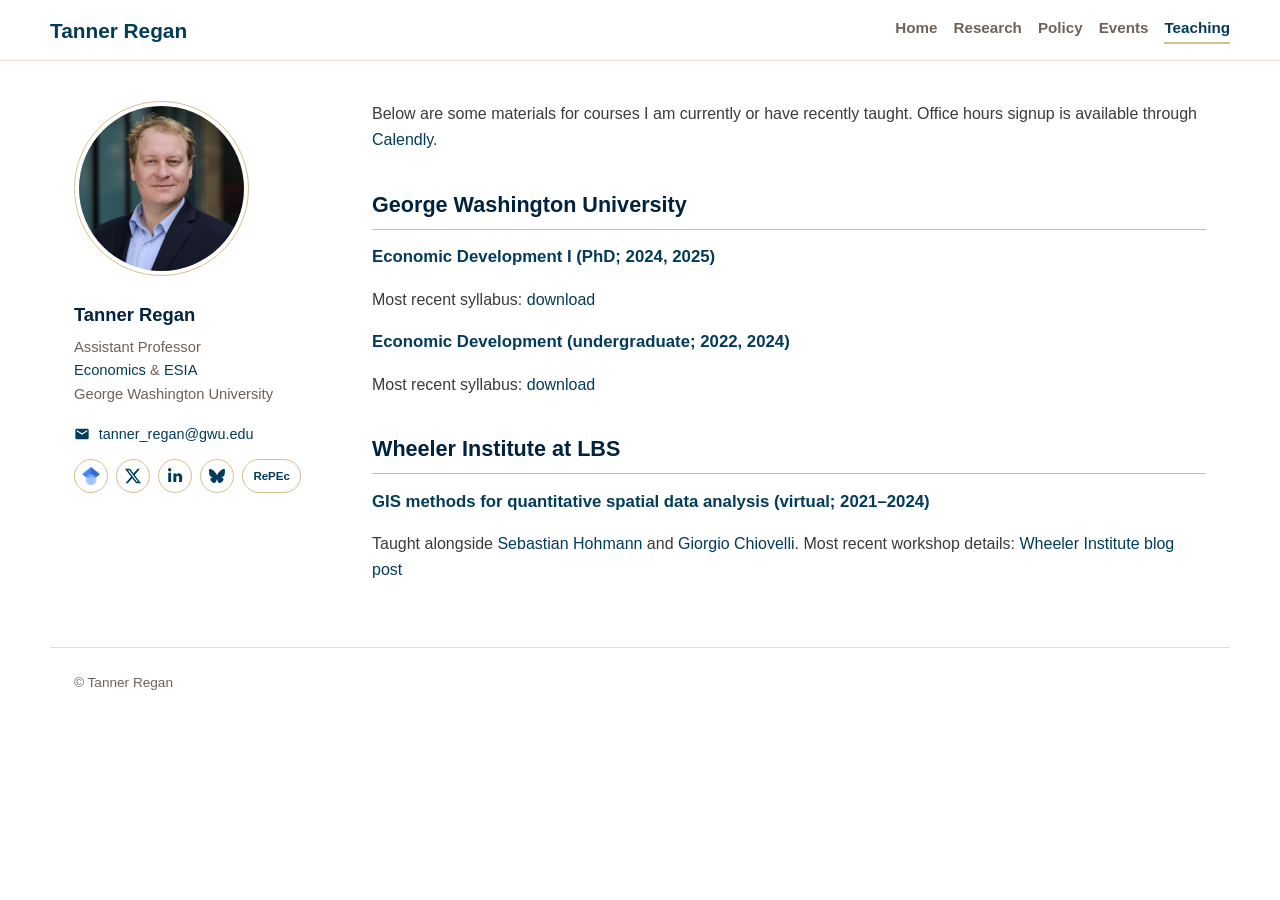
<file: teaching.html>
<!DOCTYPE html>
<html lang="en">
<head>
  <meta charset="UTF-8">
  <meta name="viewport" content="width=device-width, initial-scale=1.0">
  <title>Teaching - Tanner Regan</title>
  <link rel="icon" type="image/png" href="assets/images/city.png">
  <link rel="stylesheet" href="assets/css/style.css?v=2">
</head>
<body>
  <div class="masthead">
    <div class="masthead__inner-wrap">
      <a class="site-title" href="index.html">Tanner Regan</a>
      <nav class="site-nav">
        <a href="index.html">Home</a>

        <a href="research.html">Research</a>
        <a href="policy.html">Policy</a>
        <a href="events.html">Events</a>
        <a href="teaching.html" class="active">Teaching</a>
      </nav>
    </div>
  </div>

  <div class="page-wrap">
    <aside class="sidebar">
      <div class="author__avatar">
        <img src="assets/images/HStanner.jpg" alt="Tanner Regan">
      </div>
      <div class="author__content">
        <h3 class="author__name">Tanner Regan</h3>
        <p class="author__bio">
          Assistant Professor<br>
          <a href="https://economics.columbian.gwu.edu/">Economics</a> &amp; <a href="https://elliott.gwu.edu/">ESIA</a><br>
          George Washington University
        </p>
        <ul class="author__urls">
          <li>
            <svg viewBox="0 0 24 24" aria-hidden="true"><path d="M20 4H4C2.9 4 2 4.9 2 6v12c0 1.1.9 2 2 2h16c1.1 0 2-.9 2-2V6c0-1.1-.9-2-2-2Zm0 4-8 5-8-5V6l8 5 8-5v2Z"></path></svg>
            <a href="mailto:tanner_regan@gwu.edu">tanner_regan@gwu.edu</a>
          </li>
        </ul>
        <div class="author__social">
          <a href="https://scholar.google.com/citations?user=ea6nLNgAAAAJ&hl=en" aria-label="Google Scholar" target="_blank" rel="noopener">
            <img src="assets/images/gscholar.png" alt="Google Scholar" style="width:18px;height:18px;object-fit:contain;">
          </a>
          <a href="https://x.com/home" aria-label="X (Twitter)" target="_blank" rel="noopener">
            <svg viewBox="0 0 24 24" aria-hidden="true"><path d="M18.901 1.153h3.68l-8.04 9.19L24 22.846h-7.406l-5.8-7.584-6.638 7.584H.474l8.6-9.83L0 1.154h7.594l5.243 6.932ZM17.61 20.644h2.039L6.486 3.24H4.298Z"></path></svg>
          </a>
          <a href="https://www.linkedin.com/in/tanner-regan-843143a1/" aria-label="LinkedIn" target="_blank" rel="noopener">
            <svg viewBox="0 0 448 512" aria-hidden="true"><path d="M100.28 448H7.4V148.9h92.88zm-46.44-339.5C24.06 108.5 0 84.31 0 54.59A54.59 54.59 0 0 1 54.59 0a54.59 54.59 0 0 1 54.59 54.59c0 29.72-24.06 53.91-53.84 53.91zM447.9 448h-92.68V302.4c0-34.7-12.42-58.4-43.46-58.4-23.7 0-37.8 15.9-44 31.3-2.27 5.5-2.83 13.2-2.83 21v151.7h-92.7s1.21-246.4 0-271.9h92.7v38.5c12.3-19 34.4-46.1 83.7-46.1 61.1 0 106.9 39.9 106.9 125.6z"></path></svg>
          </a>
          <a href="https://bsky.app/profile/tannerwdregan.bsky.social" aria-label="Bluesky" target="_blank" rel="noopener">
            <svg viewBox="0 0 24 24" aria-hidden="true"><path d="M12 10.8c-1.087-2.114-4.046-6.053-6.798-7.995C2.566.944 1.561 1.266.902 1.565.139 1.908 0 3.08 0 3.768c0 .69.378 5.65.624 6.479.815 2.736 3.713 3.66 6.383 3.364-3.912.58-7.387 2.005-2.83 7.078 5.013 5.19 6.87-1.113 7.823-4.308.953 3.195 2.05 9.271 7.733 4.308 4.267-4.308 1.172-6.498-2.74-7.078 2.67.297 5.568-.628 6.383-3.364.246-.828.624-5.79.624-6.478 0-.69-.139-1.861-.902-2.206-.659-.298-1.664-.62-4.3 1.24C16.046 4.748 13.087 8.687 12 10.8Z"></path></svg>
          </a>
          <a class="author__social-text" href="https://ideas.repec.org/f/pre602.html" aria-label="IDEAS / RePEc" target="_blank" rel="noopener">RePEc</a>
        </div>
      </div>
    </aside>

    <main class="page__content">
      <p>Below are some materials for courses I am currently or have recently taught.
        Office hours signup is available through
        <a href="https://calendly.com/tanner_regan/tanner-regan-office-hours">Calendly</a>.
      </p>

      <h2>George Washington University</h2>

      <h3>Economic Development I (PhD; 2024, 2025)</h3>
      <p>Most recent syllabus: <a href="teaching/syllabus_econ8351.pdf" target="_blank" rel="noopener">download</a></p>

      <h3>Economic Development (undergraduate; 2022, 2024)</h3>
      <p>Most recent syllabus: <a href="teaching/syllabus_econ2151.pdf" target="_blank" rel="noopener">download</a></p>

      <h2>Wheeler Institute at LBS</h2>

      <h3>GIS methods for quantitative spatial data analysis (virtual; 2021&ndash;2024)</h3>
      <p>
        Taught alongside <a href="https://sebastianhohmann.github.io/index.html">Sebastian Hohmann</a>
        and <a href="https://sites.google.com/view/giorgiochiovelli/">Giorgio Chiovelli</a>. Most recent workshop details: <a href="https://wheelerblog.london.edu/geographic-information-system-workshop-2025/">Wheeler Institute blog post</a>
      </p>
    </main>
  </div>

  <footer class="page__footer">
    &copy; Tanner Regan
  </footer>
</body>
</html>
</file>
<file: assets/css/style.css>
/* Tanner Regan - personal academic site (academicpages / Minimal Mistakes inspired) */

:root {
  --max-width: 1180px;
  --sidebar-width: 250px;
  --bg-color: #ffffff;
  --text-color: #3b3b3b;
  --muted-color: #6e6259;
  --gw-blue: #033c5a;
  --gw-navy: #00223e;
  --gw-buff: #d6bf91;
  --gw-buff-light: #f6f1e8;
  --link-color: var(--gw-blue);
  --link-color-hover: var(--gw-navy);
  --border-color: #e6ded0;
}

* {
  box-sizing: border-box;
}

body {
  margin: 0;
  font-family: -apple-system, "Segoe UI", "Helvetica Neue", Helvetica, Arial, sans-serif;
  color: var(--text-color);
  background: var(--bg-color);
  line-height: 1.6;
}

a {
  color: var(--link-color);
  text-decoration: none;
}

a:hover {
  color: var(--link-color-hover);
  text-decoration: underline;
  text-decoration-color: var(--gw-buff);
}

/* Masthead */

.masthead {
  border-bottom: 1px solid var(--border-color);
  padding: 0.85rem 1.5rem;
}

.masthead__inner-wrap {
  max-width: var(--max-width);
  margin: 0 auto;
  display: flex;
  align-items: center;
  justify-content: space-between;
  flex-wrap: wrap;
  gap: 0.5rem 1.5rem;
}

.site-title {
  font-size: 1.3rem;
  font-weight: 700;
  color: var(--gw-blue);
}

.site-title:hover {
  color: var(--gw-blue);
  text-decoration: none;
}

.site-nav {
  display: flex;
  gap: 1rem;
  flex-wrap: wrap;
}

.site-nav a {
  position: relative;
  display: inline-block;
  color: var(--muted-color);
  font-weight: 600;
  font-size: 0.95rem;
  padding-bottom: 4px;
}

@media (max-width: 480px) {
  .site-nav {
    width: 100%;
    gap: 0.4rem;
    flex-wrap: nowrap;
  }

  .site-nav a {
    font-size: 0.75rem;
  }
}

.site-nav a:hover,
.site-nav a.active {
  color: var(--gw-blue);
  text-decoration: none;
}

.site-nav a::after {
  content: "";
  position: absolute;
  left: 0;
  right: 0;
  bottom: 0;
  height: 2px;
  background: var(--gw-buff);
  transform: scaleX(0);
  transition: transform 0.15s ease-in-out;
}

.site-nav a:hover::after,
.site-nav a.active::after {
  transform: scaleX(1);
}

/* Page layout */

.page-wrap {
  max-width: var(--max-width);
  margin: 0 auto;
  padding: 2.5rem 1.5rem 3rem;
  display: flex;
  gap: 3rem;
  align-items: flex-start;
}

/* Sidebar */

.sidebar {
  flex: 0 0 var(--sidebar-width);
  width: var(--sidebar-width);
}

.author__avatar img {
  width: 175px;
  height: 175px;
  border-radius: 50%;
  object-fit: cover;
  object-position: center top;
  padding: 4px;
  border: 1px solid var(--gw-buff);
}

.author__content {
  margin-top: 1rem;
}

.author__name {
  font-size: 1.15rem;
  font-weight: 700;
  color: var(--gw-navy);
  margin: 0 0 0.4rem;
}

.author__bio {
  color: var(--muted-color);
  font-size: 0.92rem;
  margin: 0 0 1rem;
}

.author__urls {
  list-style: none;
  padding: 0;
  margin: 0;
  font-size: 0.9rem;
}

.author__urls li {
  display: flex;
  align-items: flex-start;
  gap: 0.55rem;
  margin-bottom: 0.55rem;
}

.author__urls svg {
  width: 16px;
  height: 16px;
  flex-shrink: 0;
  margin-top: 0.2rem;
  fill: var(--gw-blue);
}

.author__social {
  display: flex;
  flex-wrap: wrap;
  gap: 0.5rem;
  margin-top: 0.85rem;
}

.author__social a {
  display: inline-flex;
  align-items: center;
  justify-content: center;
  width: 34px;
  height: 34px;
  border-radius: 50%;
  border: 1px solid var(--gw-buff);
  background: #ffffff;
  transition: background 0.15s ease-in-out;
}

.author__social a:hover {
  background: var(--gw-buff-light);
}

.author__social svg {
  width: 16px;
  height: 16px;
  fill: var(--gw-blue);
}

.author__social a.author__social-text {
  width: auto;
  border-radius: 999px;
  padding: 0 0.65rem;
  font-size: 0.72rem;
  font-weight: 700;
  color: var(--gw-blue);
}

.author__social a.author__social-text:hover {
  text-decoration: none;
}

/* Main content */

.page__content {
  flex: 1;
  min-width: 0;
}

h1 {
  font-size: 1.9rem;
  font-weight: 700;
  color: var(--gw-navy);
  margin: 0 0 1rem;
}

h2 {
  font-size: 1.35rem;
  font-weight: 700;
  color: var(--gw-navy);
  margin: 2.2rem 0 0.9rem;
  border-bottom: 1px solid var(--gw-buff);
  padding-bottom: 0.4rem;
}

.page__content > h2:first-child,
.page__content > p:first-child {
  margin-top: 0;
}

h3 {
  font-size: 1.05rem;
  font-weight: 700;
  color: var(--gw-blue);
  margin: 0 0 0.25rem;
}

/* Publication lists */

ul.pub-list {
  list-style: none;
  padding: 0;
  margin: 0;
}

ul.pub-list > li {
  padding: 1rem 0;
  border-bottom: 1px solid var(--border-color);
}

ul.pub-list > li:first-child {
  padding-top: 0;
}

ul.pub-list > li:last-child {
  border-bottom: none;
}

ul.pub-list h3 {
  margin-bottom: 0.25rem;
  font-size: 0.9rem;
}

.pub-meta {
  display: inline;
  color: var(--muted-color);
  font-size: 0.9rem;
}

.pub-meta em {
  font-weight: 700;
  font-style: italic;
}

.pub-links {
  display: inline-flex;
  flex-wrap: wrap;
  gap: 0.4rem;
  margin-left: 0.6rem;
  vertical-align: middle;
}

.pub-links a {
  display: inline-block;
  font-size: 0.6rem;
  font-weight: 600;
  color: var(--gw-blue);
  border: 1px solid var(--gw-buff);
  border-radius: 999px;
  padding: 0.1rem 0.5rem;
  background: #fff;
  transition: background 0.15s;
}

.pub-links a:hover {
  background: var(--gw-buff-light);
  text-decoration: none;
}

/* Event lists */

.event-list {
  list-style: none;
  padding: 0;
  margin: 0;
}

.event-list li {
  padding: 0.3rem 0;
}

.event-list li:first-child {
  padding-top: 0;
}

ul.pub-list a {
  font-weight: 700;
}

/* Plain lists */

main ul:not(.pub-list):not(.event-list):not(.author__urls) {
  padding-left: 1.25rem;
}

main ul:not(.pub-list):not(.event-list):not(.author__urls) li {
  margin-bottom: 0.4rem;
}

/* Section heading link */

.section-link {
  font-size: 0.8rem;
  font-weight: 400;
  color: var(--muted-color);
  margin-left: 0.75rem;
  vertical-align: middle;
}

.section-link:hover {
  color: var(--gw-blue);
}

/* Research interest tags */

.research-interests {
  margin: 1.25rem 0 2rem;
  border: 1px solid var(--gw-buff);
  border-radius: 8px;
  background: var(--gw-buff-light);
  padding: 0.85rem 1.1rem;
}

.cv-download-btn {
  display: inline-block;
  margin-top: 0.85rem;
  padding: 0.3rem 0.65rem;
  background: var(--gw-navy);
  color: #fff;
  font-size: 0.85rem;
  font-weight: 700;
  border-radius: 999px;
  text-decoration: none;
  letter-spacing: 0.02em;
  transition: background 0.15s;
}

.cv-download-btn:hover {
  background: #0a1f4a;
}

.research-interests__fields {
  font-size: 1.2rem;
  font-weight: 700;
  color: var(--gw-navy);
  margin-bottom: 0.25rem;
}

.research-interests__topics {
  display: flex;
  flex-wrap: wrap;
  gap: 0.4rem;
}

.interest-tag {
  display: inline-block;
  font-size: 0.78rem;
  font-weight: 600;
  color: var(--gw-blue);
  border: 1px solid var(--gw-buff);
  border-radius: 999px;
  padding: 0.2rem 0.75rem;
  background: #fff;
}

/* Featured project cards */

.project-grid {
  display: grid;
  grid-template-columns: 1fr 1fr;
  gap: 1.25rem;
}

.project-card {
  display: block;
  border: 1px solid var(--border-color);
  border-radius: 8px;
  overflow: hidden;
  color: var(--text-color);
  transition: box-shadow 0.15s;
}

.project-card:hover {
  box-shadow: 0 4px 14px rgba(0,0,0,0.08);
  text-decoration: none;
}

.project-card__image {
  width: 100%;
  aspect-ratio: 16/9;
  background: linear-gradient(135deg, var(--gw-buff-light) 0%, var(--gw-buff) 100%);
}

.project-card__image--split {
  position: relative;
  overflow: hidden;
}

.split-img {
  position: absolute;
  top: 0;
  left: 0;
  width: 100%;
  height: 100%;
  object-fit: cover;
}

.split-img--tl {
  clip-path: polygon(0 0, 100% 0, 0 100%);
}

.split-img--br {
  clip-path: polygon(100% 0, 100% 100%, 0 100%);
}

.split-line {
  position: absolute;
  top: 0;
  left: 0;
  width: 100%;
  height: 100%;
  pointer-events: none;
}

.split-label {
  position: absolute;
  font-size: 0.65rem;
  font-weight: 700;
  color: #fff;
  background: rgba(0,0,0,0.45);
  padding: 0.15rem 0.4rem;
  border-radius: 3px;
  pointer-events: none;
  line-height: 1.2;
}

.split-label--tl {
  top: 0.4rem;
  left: 0.4rem;
}

.split-label--br {
  bottom: 0.4rem;
  right: 0.4rem;
}

.project-card__body {
  padding: 0.8rem 1rem;
}

.project-card__body h3 {
  font-size: 0.9rem;
  color: var(--gw-blue);
  margin: 0 0 0.25rem;
}

.project-card__body p {
  font-size: 0.8rem;
  color: var(--muted-color);
  margin: 0;
}

.project-card__body .project-blurb {
  margin-top: 0.4rem;
  color: var(--text-color);
  font-size: 0.82rem;
  line-height: 1.5;
}

@media (max-width: 600px) {
  .project-grid {
    grid-template-columns: 1fr;
  }
}

/* Contact block */

.contact-block {
  margin: 1.5rem 0;
  padding: 0.85rem 1.1rem;
  background: var(--gw-buff-light);
  border: 1px solid var(--gw-buff);
  border-radius: 6px;
  font-size: 0.95rem;
}

/* Footer */

.page__footer {
  max-width: var(--max-width);
  margin: 0 auto;
  padding: 1.5rem 1.5rem 3rem;
  color: var(--muted-color);
  font-size: 0.85rem;
  border-top: 1px solid var(--border-color);
}

/* Responsive */

@media (max-width: 800px) {
  .page-wrap {
    flex-direction: column;
    gap: 1.5rem;
  }

  .sidebar {
    display: none;
  }

  body.home .sidebar {
    display: block;
    width: 100%;
  }

  body.home .author__avatar {
    text-align: center;
  }

  body.home .author__avatar img {
    width: 120px;
    height: 120px;
  }

  body.home .author__content {
    text-align: center;
  }

  body.home .author__urls {
    display: inline-flex;
    flex-direction: column;
    align-items: center;
  }

  body.home .author__social {
    justify-content: center;
  }
}
</file>
